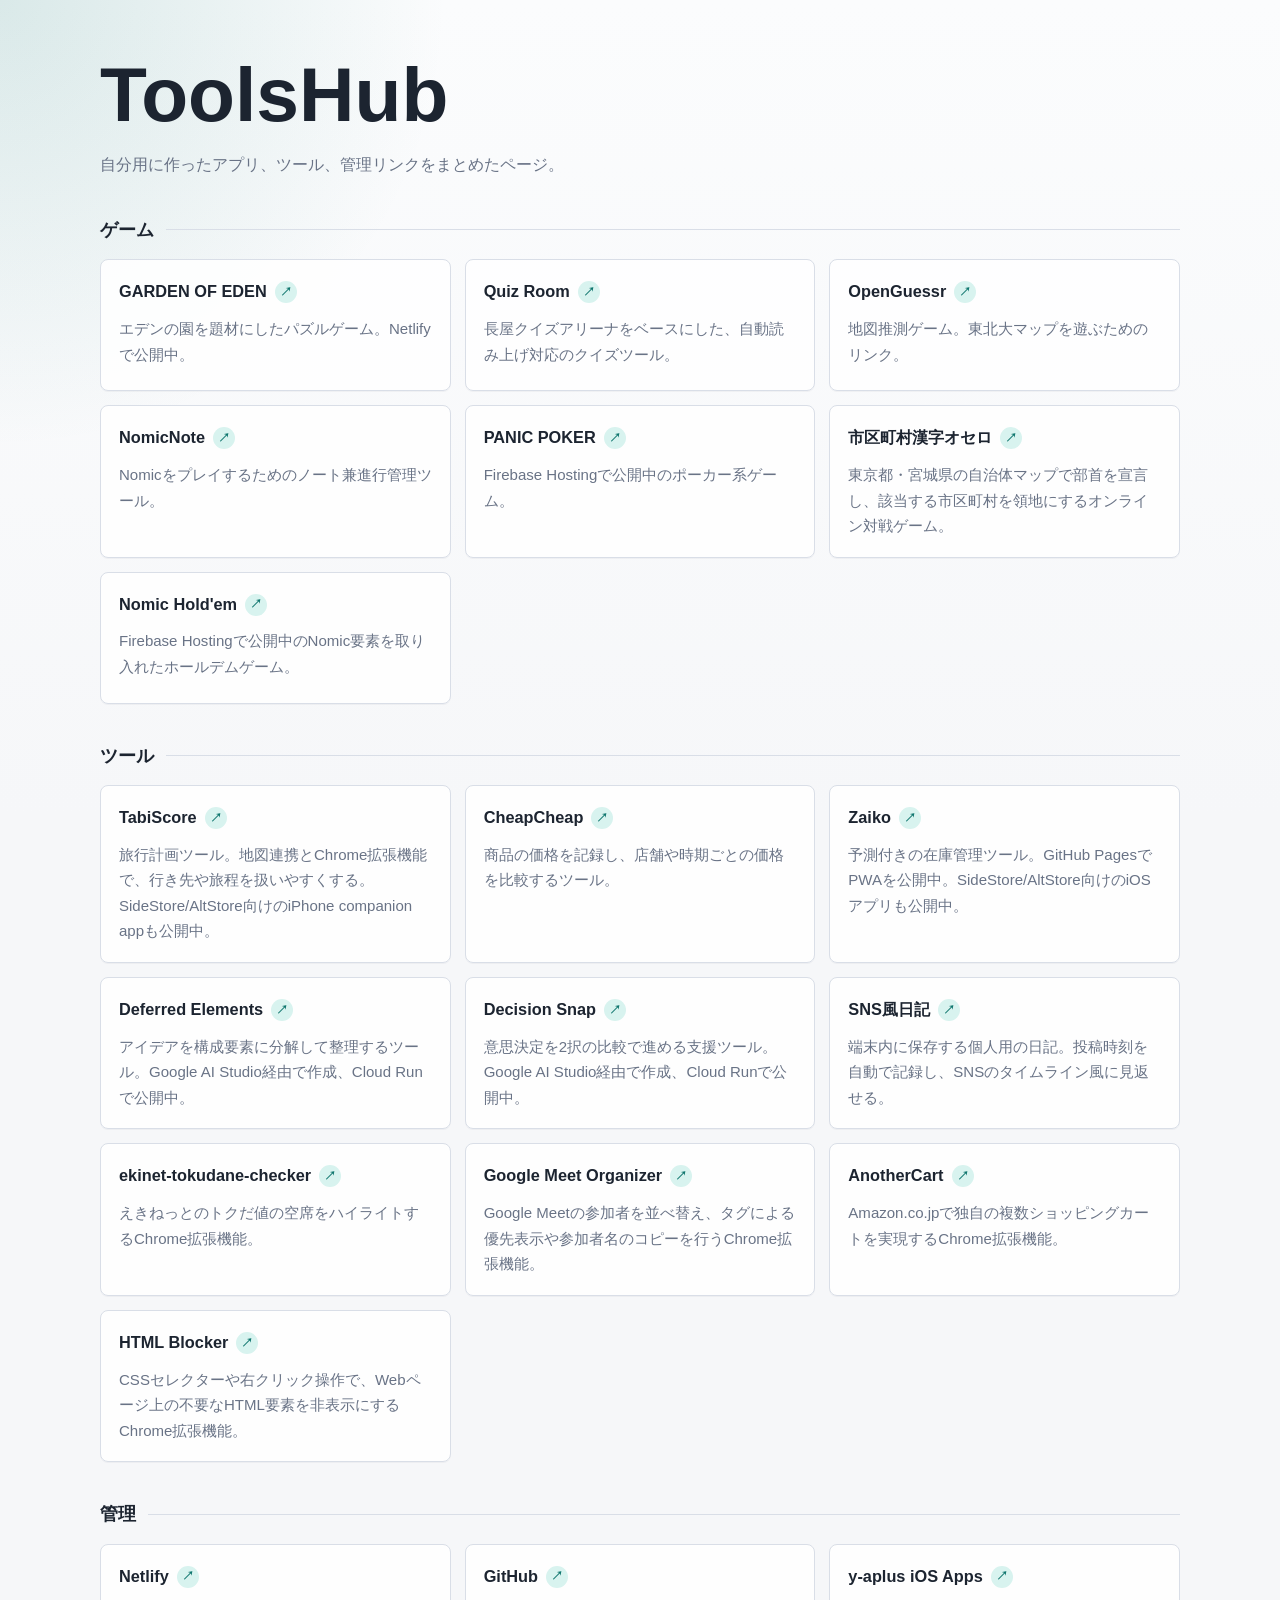
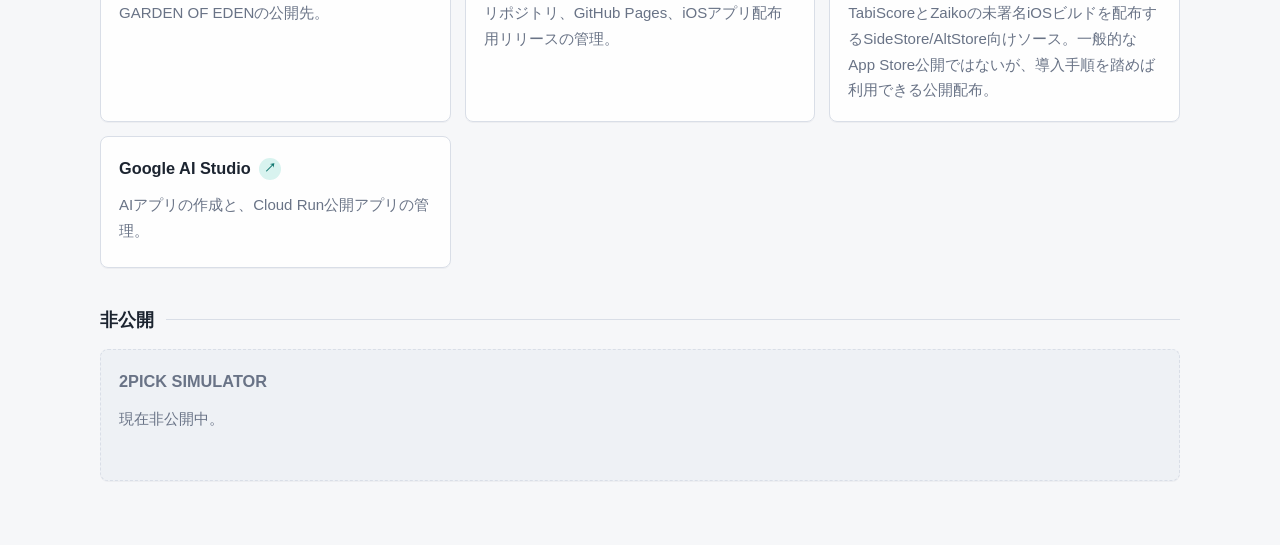
<file: index.html>
<!DOCTYPE html>
<html lang="ja">

<head>
    <meta charset="UTF-8">
    <meta name="viewport" content="width=device-width, initial-scale=1.0">
    <title>ToolsHub</title>
    <link rel="stylesheet" href="./styles.css">
</head>

<body>
    <main>
        <header>
            <h1>ToolsHub</h1>
            <p class="lead">自分用に作ったアプリ、ツール、管理リンクをまとめたページ。</p>
        </header>

        <section>
            <h2>ゲーム</h2>
            <ul>
                <li>
                    <a href="https://dashing-heliotrope-a13e4c.netlify.app/">GARDEN OF EDEN</a>
                    <p>エデンの園を題材にしたパズルゲーム。Netlifyで公開中。</p>
                </li>
                <li>
                    <a href="https://red-carver-478511-c5.web.app/">Quiz Room</a>
                    <p>長屋クイズアリーナをベースにした、自動読み上げ対応のクイズツール。</p>
                </li>
                <li>
                    <a href="https://openguessr.com/">OpenGuessr</a>
                    <p>地図推測ゲーム。東北大マップを遊ぶためのリンク。</p>
                </li>
                <li>
                    <a href="https://nomicnote.web.app/">NomicNote</a>
                    <p>Nomicをプレイするためのノート兼進行管理ツール。</p>
                </li>
                <li>
                    <a href="https://test-23e7c.web.app/">PANIC POKER</a>
                    <p>Firebase Hostingで公開中のポーカー系ゲーム。</p>
                </li>
                <li>
                    <a href="https://area-reversi.web.app/">市区町村漢字オセロ</a>
                    <p>東京都・宮城県の自治体マップで部首を宣言し、該当する市区町村を領地にするオンライン対戦ゲーム。</p>
                </li>
                <li>
                    <a href="https://nomicholdem.web.app/">Nomic Hold'em</a>
                    <p>Firebase Hostingで公開中のNomic要素を取り入れたホールデムゲーム。</p>
                </li>
            </ul>
        </section>

        <section>
            <h2>ツール</h2>
            <ul>
                <li>
                    <a href="https://tabi-score.web.app/">TabiScore</a>
                    <p>旅行計画ツール。地図連携とChrome拡張機能で、行き先や旅程を扱いやすくする。SideStore/AltStore向けのiPhone companion appも公開中。</p>
                </li>
                <li>
                    <a href="https://otoku-checker.web.app/">CheapCheap</a>
                    <p>商品の価格を記録し、店舗や時期ごとの価格を比較するツール。</p>
                </li>
                <li>
                    <a href="https://y-aplus.github.io/zaiko/">Zaiko</a>
                    <p>予測付きの在庫管理ツール。GitHub PagesでPWAを公開中。SideStore/AltStore向けのiOSアプリも公開中。</p>
                </li>
                <li>
                    <a href="https://deferred-elements-801222818090.us-west1.run.app/">Deferred Elements</a>
                    <p>アイデアを構成要素に分解して整理するツール。Google AI Studio経由で作成、Cloud Runで公開中。</p>
                </li>
                <li>
                    <a href="https://decision-snap-801222818090.us-west1.run.app/">Decision Snap</a>
                    <p>意思決定を2択の比較で進める支援ツール。Google AI Studio経由で作成、Cloud Runで公開中。</p>
                </li>
                <li>
                    <a href="./diary.html">SNS風日記</a>
                    <p>端末内に保存する個人用の日記。投稿時刻を自動で記録し、SNSのタイムライン風に見返せる。</p>
                </li>
                <li>
                    <a
                        href="https://chromewebstore.google.com/detail/ekinet-tokudane-checker/gmmkgocljnnakgoohgfihgnfdjihkcfo?authuser=0&hl=ja">ekinet-tokudane-checker</a>
                    <p>えきねっとのトクだ値の空席をハイライトするChrome拡張機能。</p>
                </li>
                <li>
                    <a
                        href="https://chromewebstore.google.com/detail/google-meet-organizer/makkgonkheaomklkdmgefachlcnidiip?authuser=0&hl=ja">Google Meet Organizer</a>
                    <p>Google Meetの参加者を並べ替え、タグによる優先表示や参加者名のコピーを行うChrome拡張機能。</p>
                </li>
                <li>
                    <a
                        href="https://chromewebstore.google.com/detail/mhfibelojhcoamhjppmkcchbcgbkfmja?utm_source=item-share-cb">AnotherCart</a>
                    <p>Amazon.co.jpで独自の複数ショッピングカートを実現するChrome拡張機能。</p>
                </li>
                <li>
                    <a
                        href="https://chromewebstore.google.com/detail/naieckffiomecjepcgapgolacpbpjeae?utm_source=item-share-cb">HTML
                        Blocker</a>
                    <p>CSSセレクターや右クリック操作で、Webページ上の不要なHTML要素を非表示にするChrome拡張機能。</p>
                </li>
            </ul>
        </section>

        <section>
            <h2>管理</h2>
            <ul>
                <li>
                    <a href="https://www.netlify.com/">Netlify</a>
                    <p>GARDEN OF EDENの公開先。</p>
                </li>
                <li>
                    <a href="https://github.com/y-aplus">GitHub</a>
                    <p>リポジトリ、GitHub Pages、iOSアプリ配布用リリースの管理。</p>
                </li>
                <li>
                    <a href="https://raw.githubusercontent.com/y-aplus/ios-app-dist/main/altsource.json">y-aplus iOS Apps</a>
                    <p>TabiScoreとZaikoの未署名iOSビルドを配布するSideStore/AltStore向けソース。一般的なApp Store公開ではないが、導入手順を踏めば利用できる公開配布。</p>
                </li>
                <li>
                    <a href="https://aistudio.google.com/apps">Google AI Studio</a>
                    <p>AIアプリの作成と、Cloud Run公開アプリの管理。</p>
                </li>
            </ul>
        </section>

        <section class="private">
            <h2>非公開</h2>
            <ul>
                <li>
                    <span>2PICK SIMULATOR</span>
                    <p>現在非公開中。</p>
                </li>
            </ul>
        </section>
    </main>
</body>

</html>
</file>
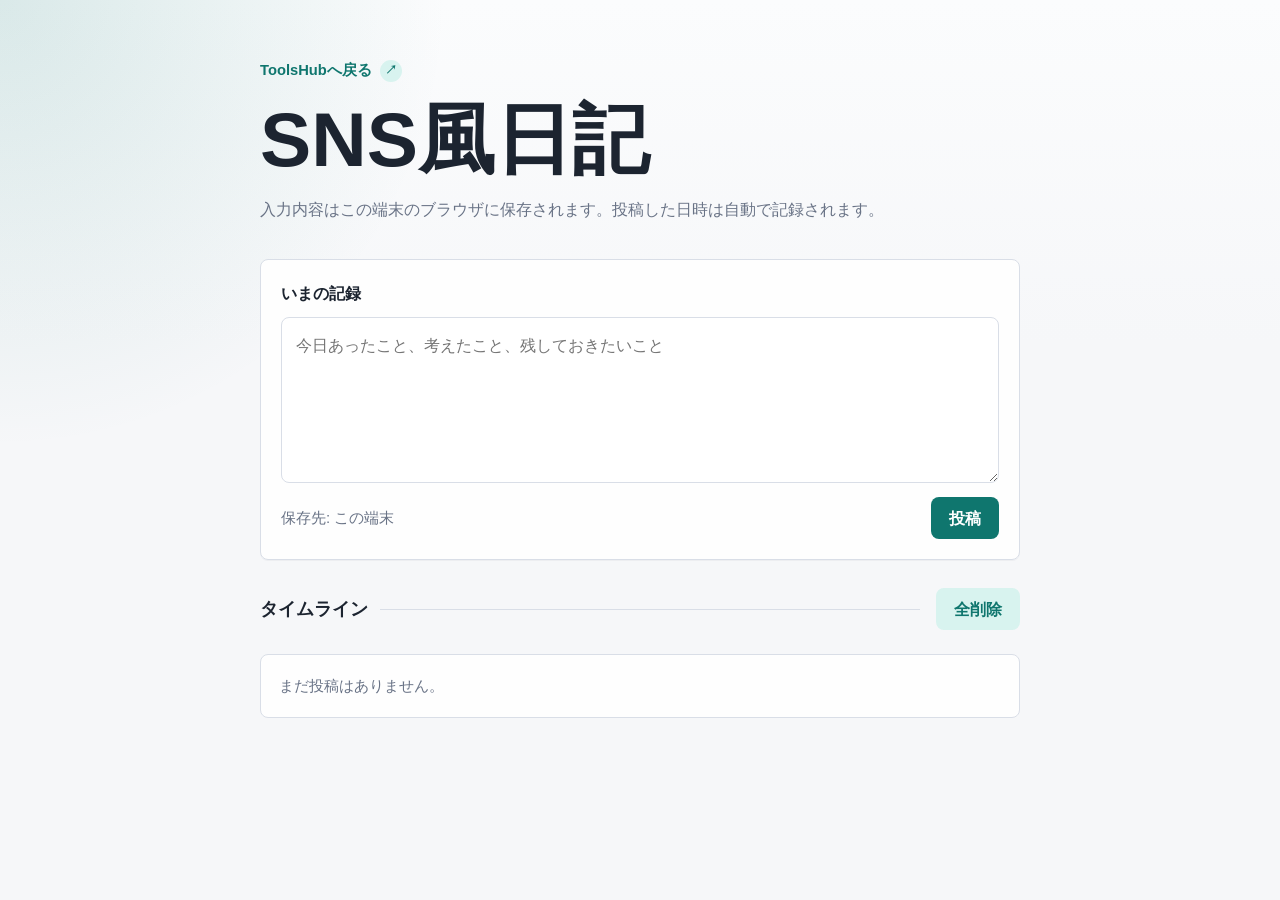
<file: diary.html>
<!DOCTYPE html>
<html lang="ja">

<head>
    <meta charset="UTF-8">
    <meta name="viewport" content="width=device-width, initial-scale=1.0">
    <title>SNS風日記 - ToolsHub</title>
    <link rel="stylesheet" href="./styles.css">
</head>

<body>
    <main class="diary-app">
        <header class="diary-header">
            <div>
                <a class="back-link" href="./index.html">ToolsHubへ戻る</a>
                <h1>SNS風日記</h1>
                <p class="lead">入力内容はこの端末のブラウザに保存されます。投稿した日時は自動で記録されます。</p>
            </div>
        </header>

        <section class="diary-composer" aria-label="日記を投稿">
            <form id="diary-form">
                <label for="diary-text">いまの記録</label>
                <textarea id="diary-text" name="diary-text" rows="5" placeholder="今日あったこと、考えたこと、残しておきたいこと"></textarea>
                <div class="diary-actions">
                    <p id="storage-status" role="status" aria-live="polite">保存先: この端末</p>
                    <button type="submit">投稿</button>
                </div>
            </form>
        </section>

        <section class="diary-timeline" aria-label="日記一覧">
            <div class="section-title-row">
                <h2>タイムライン</h2>
                <button id="clear-diary" class="secondary-button" type="button">全削除</button>
            </div>
            <div id="diary-list" class="posts"></div>
        </section>
    </main>

    <template id="diary-post-template">
        <article class="post">
            <div class="post-meta">
                <strong>自分</strong>
                <time></time>
            </div>
            <p></p>
            <button class="delete-post" type="button">削除</button>
        </article>
    </template>

    <script>
        const STORAGE_KEY = "toolshub-diary-posts";
        const form = document.querySelector("#diary-form");
        const textarea = document.querySelector("#diary-text");
        const list = document.querySelector("#diary-list");
        const template = document.querySelector("#diary-post-template");
        const clearButton = document.querySelector("#clear-diary");
        const storageStatus = document.querySelector("#storage-status");

        const setStorageStatus = (message) => {
            storageStatus.textContent = message;
        };

        const isValidPost = (post) => {
            return post !== null &&
                typeof post === "object" &&
                typeof post.id === "string" &&
                post.id.length > 0 &&
                typeof post.text === "string" &&
                post.text.trim().length > 0 &&
                typeof post.createdAt === "string" &&
                !Number.isNaN(Date.parse(post.createdAt));
        };

        const loadPosts = () => {
            try {
                const stored = JSON.parse(localStorage.getItem(STORAGE_KEY) ?? "[]");

                if (!Array.isArray(stored)) {
                    setStorageStatus("保存データの形式が不正です。新しい投稿から再開できます。");
                    return [];
                }

                const posts = stored.filter(isValidPost);
                if (posts.length !== stored.length) {
                    setStorageStatus("一部の保存データを読み込めませんでした。");
                }
                return posts;
            } catch {
                setStorageStatus("保存データを読み込めません。新しい投稿から再開できます。");
                return [];
            }
        };

        const savePosts = (posts) => {
            try {
                localStorage.setItem(STORAGE_KEY, JSON.stringify(posts));
                setStorageStatus("保存先: この端末");
                return true;
            } catch {
                setStorageStatus("保存できません。ブラウザの保存領域を確認してください。");
                return false;
            }
        };

        const formatDate = (isoDate) => {
            return new Intl.DateTimeFormat("ja-JP", {
                dateStyle: "medium",
                timeStyle: "short"
            }).format(new Date(isoDate));
        };

        const renderPosts = () => {
            const posts = loadPosts();
            list.replaceChildren();

            if (posts.length === 0) {
                const empty = document.createElement("p");
                empty.className = "empty-state";
                empty.textContent = "まだ投稿はありません。";
                list.append(empty);
                return;
            }

            for (const post of posts) {
                const node = template.content.firstElementChild.cloneNode(true);
                node.dataset.id = post.id;
                node.querySelector("time").dateTime = post.createdAt;
                node.querySelector("time").textContent = formatDate(post.createdAt);
                node.querySelector("p").textContent = post.text;
                node.querySelector(".delete-post").addEventListener("click", () => {
                    const nextPosts = loadPosts().filter((item) => item.id !== post.id);
                    if (savePosts(nextPosts)) {
                        renderPosts();
                    }
                });
                list.append(node);
            }
        };

        form.addEventListener("submit", (event) => {
            event.preventDefault();
            const text = textarea.value.trim();

            if (!text) {
                textarea.focus();
                return;
            }

            const posts = loadPosts();
            posts.unshift({
                id: crypto.randomUUID(),
                text,
                createdAt: new Date().toISOString()
            });
            if (!savePosts(posts)) {
                return;
            }
            textarea.value = "";
            renderPosts();
        });

        clearButton.addEventListener("click", () => {
            if (confirm("日記をすべて削除しますか？")) {
                if (savePosts([])) {
                    renderPosts();
                }
            }
        });

        renderPosts();
    </script>
</body>

</html>
</file>
<file: styles.css>
:root {
    color-scheme: light;
    --bg: #f6f7f9;
    --surface-muted: #eef1f5;
    --text: #1c2430;
    --muted: #697386;
    --border: #d9dee7;
    --accent: #0f766e;
    --accent-soft: #d8f3ef;
    --shadow: 0 16px 36px rgba(28, 36, 48, 0.08);
}

* {
    box-sizing: border-box;
}

body {
    margin: 0;
    min-height: 100vh;
    color: var(--text);
    background:
        radial-gradient(circle at top left, rgba(15, 118, 110, 0.14), transparent 28rem),
        linear-gradient(180deg, #fbfcfd 0%, var(--bg) 38%);
    font-family: -apple-system, BlinkMacSystemFont, "Segoe UI", "Hiragino Sans", "Yu Gothic", sans-serif;
    line-height: 1.7;
}

main {
    width: min(1080px, calc(100% - 32px));
    margin: 0 auto;
    padding: 56px 0 64px;
}

header {
    margin-bottom: 36px;
}

h1 {
    margin: 0;
    font-size: clamp(2.4rem, 7vw, 4.8rem);
    line-height: 1;
    letter-spacing: 0;
}

.lead {
    max-width: 680px;
    margin: 18px 0 0;
    color: var(--muted);
    font-size: 1rem;
}

section {
    margin-top: 36px;
}

h2 {
    display: flex;
    align-items: center;
    gap: 12px;
    margin: 0 0 14px;
    font-size: 1.15rem;
    letter-spacing: 0;
}

h2::after {
    content: "";
    height: 1px;
    flex: 1;
    background: var(--border);
}

ul {
    display: grid;
    grid-template-columns: repeat(auto-fit, minmax(260px, 1fr));
    gap: 14px;
    margin: 0;
    padding: 0;
    list-style: none;
}

li {
    min-height: 132px;
    padding: 18px;
    border: 1px solid var(--border);
    border-radius: 8px;
    background: rgba(255, 255, 255, 0.88);
    box-shadow: 0 1px 0 rgba(28, 36, 48, 0.04);
    transition: transform 160ms ease, border-color 160ms ease, box-shadow 160ms ease;
}

li:has(a):hover {
    transform: translateY(-2px);
    border-color: rgba(15, 118, 110, 0.45);
    box-shadow: var(--shadow);
}

a,
span {
    display: inline-flex;
    align-items: center;
    gap: 8px;
    color: var(--text);
    font-size: 1.02rem;
    font-weight: 700;
    text-decoration: none;
}

a::after {
    content: "↗";
    display: grid;
    width: 22px;
    height: 22px;
    place-items: center;
    border-radius: 999px;
    color: var(--accent);
    background: var(--accent-soft);
    font-size: 0.78rem;
    line-height: 1;
}

a:hover {
    color: var(--accent);
}

p {
    margin: 10px 0 0;
    color: var(--muted);
    font-size: 0.94rem;
}

button,
textarea {
    font: inherit;
}

button {
    border: 0;
    border-radius: 8px;
    color: white;
    background: var(--accent);
    cursor: pointer;
    font-weight: 700;
}

button:hover {
    filter: brightness(0.94);
}

section.private li {
    background: var(--surface-muted);
    border-style: dashed;
}

section.private span {
    color: var(--muted);
}

.diary-app {
    max-width: 760px;
}

.diary-header {
    display: flex;
    justify-content: space-between;
    gap: 24px;
}

.back-link {
    margin-bottom: 18px;
    color: var(--accent);
    font-size: 0.92rem;
}

.diary-composer,
.diary-timeline {
    margin-top: 28px;
}

.diary-composer {
    padding: 20px;
    border: 1px solid var(--border);
    border-radius: 8px;
    background: rgba(255, 255, 255, 0.9);
    box-shadow: 0 1px 0 rgba(28, 36, 48, 0.04);
}

.diary-composer label {
    display: block;
    margin-bottom: 10px;
    font-weight: 700;
}

.diary-composer textarea {
    display: block;
    width: 100%;
    resize: vertical;
    min-height: 140px;
    padding: 14px;
    border: 1px solid var(--border);
    border-radius: 8px;
    color: var(--text);
    background: white;
}

.diary-composer textarea:focus {
    border-color: rgba(15, 118, 110, 0.65);
    outline: 3px solid rgba(15, 118, 110, 0.14);
}

.diary-actions {
    display: flex;
    align-items: center;
    justify-content: space-between;
    gap: 16px;
    margin-top: 14px;
}

.diary-actions p {
    margin: 0;
}

.diary-actions button,
.secondary-button,
.delete-post {
    min-height: 42px;
    padding: 0 18px;
}

.section-title-row {
    display: flex;
    align-items: center;
    justify-content: space-between;
    gap: 16px;
    margin-bottom: 14px;
}

.section-title-row h2 {
    flex: 1;
    margin: 0;
}

.secondary-button,
.delete-post {
    color: var(--accent);
    background: var(--accent-soft);
}

.posts {
    display: grid;
    gap: 14px;
}

.post,
.empty-state {
    padding: 18px;
    border: 1px solid var(--border);
    border-radius: 8px;
    background: rgba(255, 255, 255, 0.9);
}

.post-meta {
    display: flex;
    align-items: baseline;
    justify-content: space-between;
    gap: 16px;
    color: var(--muted);
    font-size: 0.9rem;
}

.post-meta strong {
    color: var(--text);
}

.post p {
    white-space: pre-wrap;
    color: var(--text);
}

.delete-post {
    margin-top: 12px;
}

@media (max-width: 640px) {
    main {
        width: min(100% - 24px, 1080px);
        padding: 36px 0 48px;
    }

    header {
        margin-bottom: 28px;
    }

    ul {
        grid-template-columns: 1fr;
    }

    li {
        min-height: auto;
        padding: 16px;
    }

    .diary-actions,
    .section-title-row,
    .post-meta {
        align-items: stretch;
        flex-direction: column;
    }

    .diary-actions button,
    .secondary-button,
    .delete-post {
        width: 100%;
    }
}
</file>
